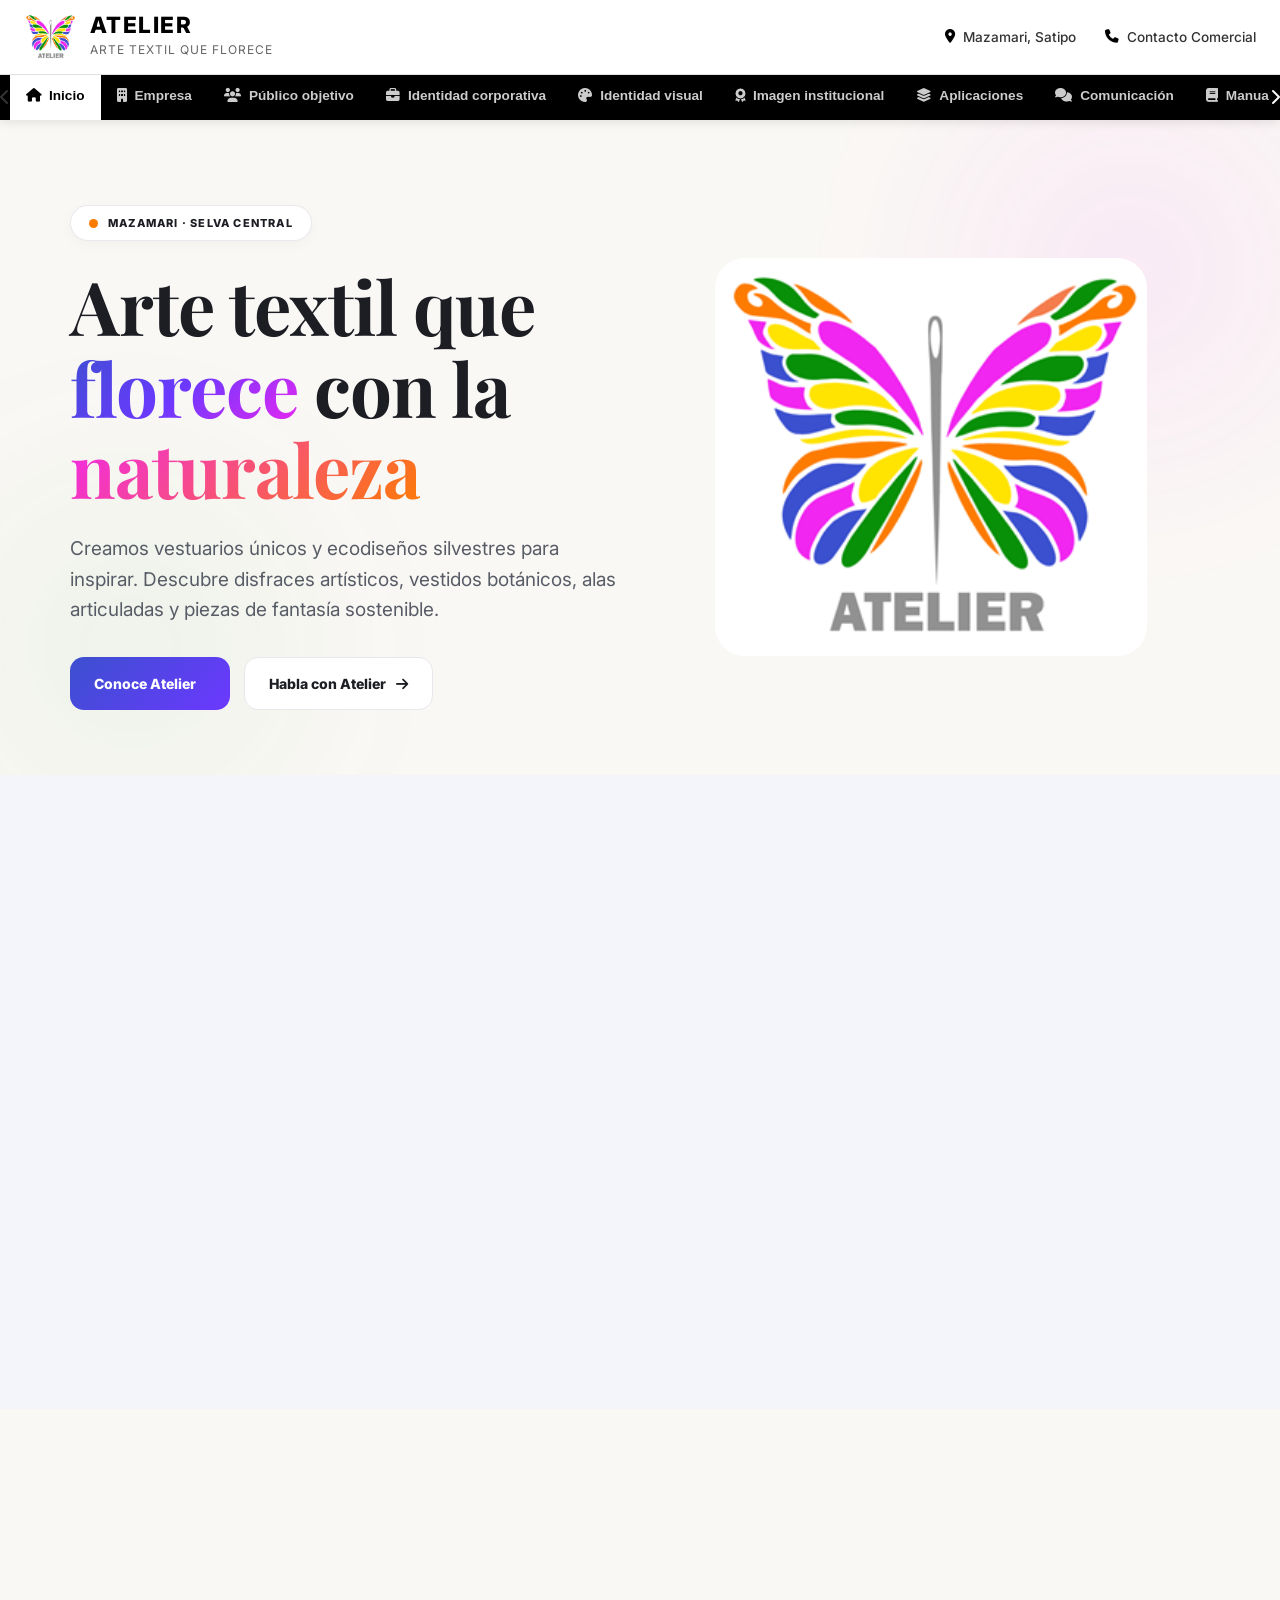
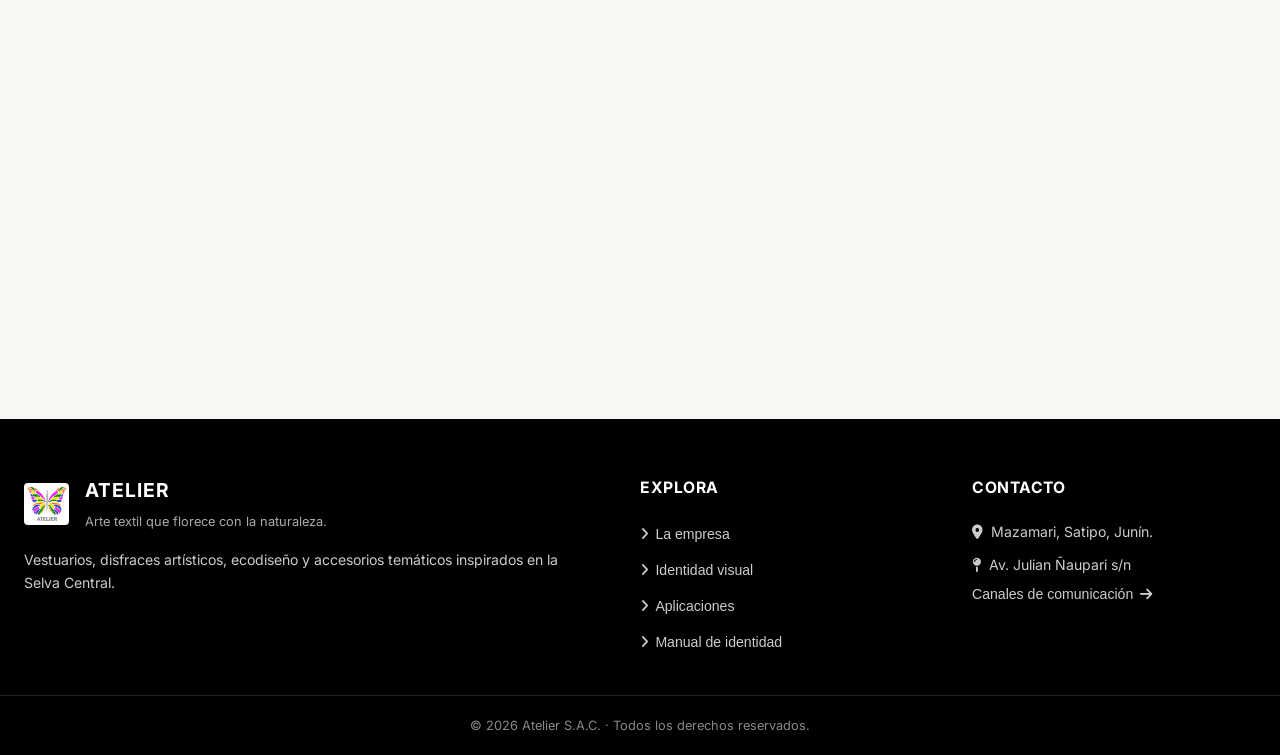
<file: index.html>
<!DOCTYPE html>
<html lang="es">

<head>
  <meta charset="UTF-8">
  <meta name="viewport" content="width=device-width, initial-scale=1.0">
  <title>ATELIER - Arte Textil que Florece</title>
  <base href="./">

  <!-- FontAwesome 6 para Íconos -->
  <link rel="stylesheet" href="https://cdnjs.cloudflare.com/ajax/libs/font-awesome/6.5.1/css/all.min.css">

  <!-- CSS Global -->
  <link rel="stylesheet" href="global.css">

  <!-- CSS Dinámico para cada módulo -->
  <link id="module-css" rel="stylesheet" href="">
</head>

<body>

  <!-- ================= HEADER COMPLETO ================= -->
  <header class="main-header">

    <!-- FILA SUPERIOR: Logo + Contacto Rápido -->
    <div class="header-top">
      <div class="top-container">

        <a href="#inicio" class="brand-logo" data-module="inicio" title="Ir al Inicio">
          <img src="img/logo.png" alt="Atelier Logo" class="logo-img">
          <div class="brand-text">
            <span class="brand-title">ATELIER</span>
            <span class="brand-tagline">Arte textil que florece</span>
          </div>
        </a>

        <!-- Info rápida escritorio -->
        <div class="header-info">
          <span class="info-item">
            <i class="fa-solid fa-location-dot"></i> Mazamari, Satipo
          </span>
          <span class="info-item">
            <i class="fa-solid fa-phone"></i> Contacto Comercial
          </span>
        </div>

        <!-- Botón Hamburguesa Móvil (Opcional/Secundario) -->
        <button class="mobile-toggle" id="menu-toggle" aria-label="Abrir menú de navegación">
          <i class="fa-solid fa-bars" id="menu-icon"></i>
          <span class="toggle-text">Menú</span>
        </button>

      </div>
    </div>

    <!-- FILA INFERIOR: Barra de Navegación Carrusel con Flechas -->
    <nav class="main-nav" id="main-nav" aria-label="Navegación principal">
      <div class="nav-carousel-wrapper">

        <!-- Flecha Izquierda -->
        <button class="nav-arrow nav-arrow-left" id="nav-arrow-left" aria-label="Desplazar menú a la izquierda">
          <i class="fa-solid fa-chevron-left"></i>
        </button>

        <!-- Contenedor Deslizable de Botones -->
        <div class="nav-container" id="nav-container">
          <button class="nav-btn active" data-module="inicio">
            <i class="fa-solid fa-house"></i> <span>Inicio</span>
          </button>
          <button class="nav-btn" data-module="empresa">
            <i class="fa-solid fa-building"></i> <span>Empresa</span>
          </button>
          <button class="nav-btn" data-module="publico-objetivo">
            <i class="fa-solid fa-users"></i> <span>Público objetivo</span>
          </button>
          <button class="nav-btn" data-module="identidad-corporativa">
            <i class="fa-solid fa-briefcase"></i> <span>Identidad corporativa</span>
          </button>
          <button class="nav-btn" data-module="identidad-visual">
            <i class="fa-solid fa-palette"></i> <span>Identidad visual</span>
          </button>
          <button class="nav-btn" data-module="imagen-institucional">
            <i class="fa-solid fa-award"></i> <span>Imagen institucional</span>
          </button>
          <button class="nav-btn" data-module="aplicaciones">
            <i class="fa-solid fa-layer-group"></i> <span>Aplicaciones</span>
          </button>
          <button class="nav-btn" data-module="comunicacion">
            <i class="fa-solid fa-comments"></i> <span>Comunicación</span>
          </button>
          <button class="nav-btn" data-module="manual-identidad">
            <i class="fa-solid fa-book"></i> <span>Manual de identidad</span>
          </button>
          <button class="nav-btn" data-module="propuestas-mejora">
            <i class="fa-solid fa-chart-line"></i> <span>Propuestas de mejora</span>
          </button>
        </div>

        <!-- Flecha Derecha -->
        <button class="nav-arrow nav-arrow-right" id="nav-arrow-right" aria-label="Desplazar menú a la derecha">
          <i class="fa-solid fa-chevron-right"></i>
        </button>

      </div>
    </nav>

  </header>

  <!-- ================= CONTENEDOR DE CONTENIDO ================= -->
  <main id="app-root" class="main-content">
    <!-- JS inyecta la pantalla seleccionada -->
  </main>

  <!-- ================= FOOTER ================= -->
  <footer class="main-footer">
    <div class="footer-container">

      <div class="footer-col brand-col">
        <div class="footer-brand">
          <img src="img/logo.png" alt="Atelier Logo" class="footer-logo">
          <div>
            <h3 class="footer-title">ATELIER</h3>
            <span class="footer-subtitle">Arte textil que florece con la naturaleza.</span>
          </div>
        </div>
        <p class="footer-description">
          Vestuarios, disfraces artísticos, ecodiseño y accesorios temáticos inspirados en la Selva Central.
        </p>
      </div>

      <div class="footer-col">
        <h4 class="footer-heading">Explora</h4>
        <ul class="footer-links">
          <li><button data-module="empresa"><i class="fa-solid fa-angle-right"></i> La empresa</button></li>
          <li><button data-module="identidad-visual"><i class="fa-solid fa-angle-right"></i> Identidad visual</button>
          </li>
          <li><button data-module="aplicaciones"><i class="fa-solid fa-angle-right"></i> Aplicaciones</button></li>
          <li><button data-module="manual-identidad"><i class="fa-solid fa-angle-right"></i> Manual de
              identidad</button></li>
        </ul>
      </div>

      <div class="footer-col">
        <h4 class="footer-heading">Contacto</h4>
        <div class="footer-contact">
          <p><i class="fa-solid fa-location-dot"></i> Mazamari, Satipo, Junín.</p>
          <p><i class="fa-solid fa-map-pin"></i> Av. Julian Ñaupari s/n</p>
          <p>
            <button class="link-btn" data-module="comunicacion">
              Canales de comunicación <i class="fa-solid fa-arrow-right"></i>
            </button>
          </p>
        </div>
      </div>

    </div>

    <div class="footer-bottom">
      <p>© 2026 Atelier S.A.C. · Todos los derechos reservados.</p>
    </div>
  </footer>

  <!-- JS Principal -->
  <script src="main.js"></script>
</body>

</html>
</file>
<file: global.css>
/* ==========================================================================
   VARIABLES Y RESET GLOBAL (MONOCROMÁTICO Y SOBRIO)
   ========================================================================== */
:root {
  --bg-header-top: #ffffff;
  --bg-nav: #000000; /* Fondo negro puro para el nav */
  --nav-btn-hover: #1f1f1f; /* Hover gris muy oscuro */
  --nav-btn-active: #ffffff; /* Fondo blanco para el botón activo */
  --nav-text-active: #000000; /* Texto negro para el botón activo */
  --text-main: #111111;
  --text-muted: #666666;
  --border-color: #e0e0e0;
  --font-family:
    system-ui, -apple-system, BlinkMacSystemFont, "Segoe UI", Roboto, sans-serif;
}

* {
  margin: 0;
  padding: 0;
  box-sizing: border-box;
}

html {
  scroll-behavior: smooth; /* Desplazamiento suave general */
}

body {
  font-family: var(--font-family);
  background-color: #ffffff;
  color: var(--text-main);
  display: flex;
  flex-direction: column;
  min-height: 100vh;
  overflow-x: hidden;
}

/* ==========================================================================
   HEADER MONOCROMÁTICO Y NAVEGACIÓN
   ========================================================================== */
.main-header {
  position: sticky;
  top: 0;
  z-index: 1000;
  box-shadow: 0 2px 10px rgba(0, 0, 0, 0.1);
  background-color: #ffffff;
}

/* --- FILA SUPERIOR: LOGO Y MARCA --- */
.header-top {
  background-color: var(--bg-header-top);
  border-bottom: 1px solid var(--border-color);
  padding: 0.8rem 0;
}

.top-container {
  max-width: 1400px;
  margin: 0 auto;
  padding: 0 1.5rem;
  display: flex;
  align-items: center;
  justify-content: space-between;
}

.brand-logo {
  display: flex;
  align-items: center;
  gap: 0.85rem;
  text-decoration: none;
  color: inherit;
}

.logo-img {
  height: 48px;
  width: auto;
  object-fit: contain;
}

.brand-title {
  display: block;
  font-size: 1.4rem;
  font-weight: 800;
  letter-spacing: 1.5px;
  line-height: 1;
  color: #000000;
}

.brand-tagline {
  display: block;
  font-size: 0.75rem;
  color: var(--text-muted);
  margin-top: 3px;
  text-transform: uppercase;
  letter-spacing: 1px;
}

.header-info {
  display: flex;
  align-items: center;
  gap: 1.8rem;
  font-size: 0.85rem;
  color: #333333;
  font-weight: 500;
}

.info-item {
  display: flex;
  align-items: center;
  gap: 0.5rem;
}

.info-item i {
  color: #000000;
}

/* --- FILA INFERIOR: NAVBAR CARRUSEL --- */
.main-nav {
  background-color: var(--bg-nav);
  padding: 0;
  width: 100%;
}

.nav-carousel-wrapper {
  max-width: 1400px;
  margin: 0 auto;
  display: flex;
  align-items: center;
  position: relative;
  /* padding: 0 0.5rem; */
}

/* Flechas de navegación */
.nav-arrow {
  background: var(--bg-nav);
  border: none;
  color: #ffffff;
  font-size: 1rem;
  /* width: 36px; */
  /* height: 48px; */
  display: flex;
  align-items: center;
  justify-content: center;
  cursor: pointer;
  z-index: 5;
  transition:
    background-color 0.2s,
    opacity 0.2s;
  flex-shrink: 0;
}

.nav-arrow:hover {
  background-color: var(--nav-btn-hover);
  color: #ffffff;
}

.nav-arrow:disabled {
  opacity: 0.2;
  cursor: default;
}

/* Contenedor con Desplazamiento Horizontal */
.nav-container {
  display: flex;
  align-items: center;
  overflow-x: auto;
  scroll-behavior: smooth;
  white-space: nowrap;
  flex-grow: 1;
  scrollbar-width: none;
  -ms-overflow-style: none;
}

.nav-container::-webkit-scrollbar {
  display: none;
}

/* Botones dentro del Nav */
.nav-btn {
  background: transparent;
  border: none;
  color: #cccccc;
  padding: 0.85rem 1rem;
  font-size: 0.85rem;
  font-weight: 600;
  cursor: pointer;
  transition: all 0.2s ease;
  display: inline-flex;
  align-items: center;
  gap: 0.5rem;
  border-bottom: 3px solid transparent;
  text-align: center;
  flex-shrink: 0;
  white-space: nowrap;
}

.nav-btn i {
  font-size: 0.85rem;
}

.nav-btn:hover {
  background-color: var(--nav-btn-hover);
  color: #ffffff;
}

/* ESTADO ACTIVO - Contraste Monocromático Alto */
.nav-btn.active {
  /* border: 2px solid #f2f2f2f2 !important; */
  background-color: var(--nav-btn-active) !important;
  color: var(--nav-text-active) !important;
}

.nav-btn.active i {
  color: var(--nav-text-active);
}

.mobile-toggle {
  display: none;
  background: #000000;
  color: #ffffff;
  border: none;
  padding: 0.5rem 0.85rem;
  border-radius: 4px;
  font-size: 1rem;
  cursor: pointer;
  align-items: center;
  gap: 0.5rem;
}

/* ==========================================================================
   CONTENEDOR PRINCIPAL DEL MÓDULO (#app-root)
   ========================================================================== */
.main-content {
  flex: 1;
  width: 100%;
  margin: 0 auto;
  padding: 0; /* Sin padding general para no recortar hero/banners de módulos */
}

/* ==========================================================================
   FOOTER GLOBAL
   ========================================================================== */
.main-footer {
  background-color: #000000;
  color: #ffffff;
  padding-top: 3.5rem;
  margin-top: auto;
}

.footer-container {
  max-width: 1300px;
  margin: 0 auto;
  padding: 0 1.5rem 2.5rem 1.5rem;
  display: grid;
  grid-template-columns: 2fr 1fr 1fr;
  gap: 3rem;
}

.footer-brand {
  display: flex;
  align-items: center;
  gap: 1rem;
  margin-bottom: 1rem;
}

.footer-logo {
  height: 42px;
  width: auto;
  background: #ffffff;
  border-radius: 4px;
  padding: 2px;
}

.footer-title {
  font-size: 1.2rem;
  font-weight: 700;
  letter-spacing: 1px;
}

.footer-subtitle {
  font-size: 0.8rem;
  color: #aaaaaa;
}

.footer-description {
  color: #cccccc;
  font-size: 0.88rem;
  line-height: 1.6;
}

.footer-heading {
  font-size: 0.98rem;
  font-weight: 700;
  margin-bottom: 1.2rem;
  text-transform: uppercase;
  letter-spacing: 0.5px;
}

.footer-links {
  list-style: none;
  display: flex;
  flex-direction: column;
  gap: 0.6rem;
}

.footer-links button,
.link-btn {
  background: none;
  border: none;
  color: #cccccc;
  font-size: 0.88rem;
  cursor: pointer;
  text-align: left;
  display: inline-flex;
  align-items: center;
  gap: 0.4rem;
}

.footer-links button:hover,
.link-btn:hover {
  color: #ffffff;
  text-decoration: underline;
}

.footer-contact p {
  font-size: 0.88rem;
  color: #cccccc;
  margin-bottom: 0.6rem;
  display: flex;
  align-items: center;
  gap: 0.5rem;
}

.footer-bottom {
  border-top: 1px solid #222222;
  padding: 1.2rem 1.5rem;
  text-align: center;
  font-size: 0.8rem;
  color: #888888;
}

/* ==========================================================================
   RESPONSIVE
   ========================================================================== */
@media (max-width: 1100px) {
  .header-info {
    display: none;
  }
}

@media (max-width: 768px) {
  .nav-carousel-wrapper {
    padding: 0;
  }

  .nav-btn {
    width: 35vw;
    justify-content: center;
    padding: 0.75rem 0.25rem;
    font-size: 0.75rem;
    flex-direction: column;
    gap: 0.25rem;
  }

  .nav-btn i {
    font-size: 1rem;
  }

  .nav-arrow {
    width: 28px;
  }

  .footer-container {
    grid-template-columns: 1fr;
    gap: 2rem;
  }
}
</file>
